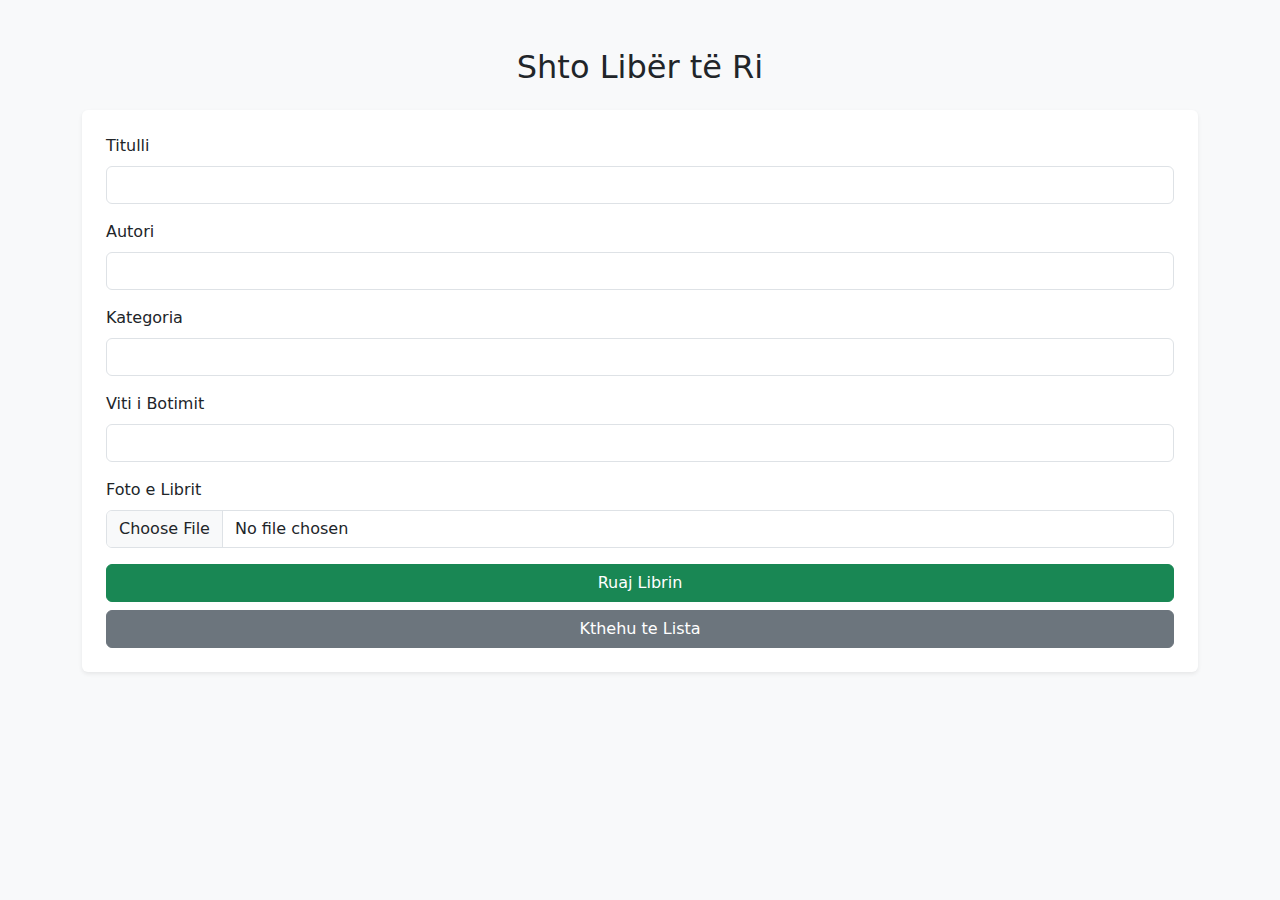
<file: add.html>
<!DOCTYPE html>
<html lang="sq">

<head>
    <meta charset="UTF-8">
    <title>Shto Libër të Ri</title>
    <link href="https://cdn.jsdelivr.net/npm/bootstrap@5.3.3/dist/css/bootstrap.min.css" rel="stylesheet">
</head>

<body class="bg-light">
    <div class="container mt-5">
        <h2 class="text-center mb-4"> Shto Libër të Ri</h2>

        <form id="bookForm" class="p-4 bg-white rounded shadow-sm">
            <div class="mb-3">
                <label class="form-label">Titulli</label>
                <input type="text" id="title" class="form-control" required>
            </div>

            <div class="mb-3">
                <label class="form-label">Autori</label>
                <input type="text" id="author" class="form-control" required>
            </div>

            <div class="mb-3">
                <label class="form-label">Kategoria</label>
                <input type="text" id="category" class="form-control">
            </div>

            <div class="mb-3">
                <label class="form-label">Viti i Botimit</label>
                <input type="number" id="year" class="form-control" min="1500" max="2100">
            </div>

            <div class="mb-3">
                <label class="form-label">Foto e Librit</label>
                <input type="file" id="image" accept="image/*" class="form-control">
            </div>

            <button type="submit" class="btn btn-success w-100">Ruaj Librin</button>
            <a href="index.html" class="btn btn-secondary w-100 mt-2">Kthehu te Lista</a>
        </form>
    </div>

    <script>
        const form = document.getElementById('bookForm');

        form.addEventListener('submit', e => {
            e.preventDefault();

            const file = document.getElementById('image').files[0];
            const newBook = {
                title: document.getElementById('title').value.trim(),
                author: document.getElementById('author').value.trim(),
                category: document.getElementById('category').value.trim(),
                year: document.getElementById('year').value,
                image: ''
            };

            if (file) {
                const reader = new FileReader();
                reader.onload = function (event) {
                    newBook.image = event.target.result;
                    saveBook(newBook);
                };
                reader.readAsDataURL(file);
            } else {
                saveBook(newBook);
            }
        });

        function saveBook(book) {
            let books = JSON.parse(localStorage.getItem('books')) || [];
            books.push(book);
            localStorage.setItem('books', JSON.stringify(books));
            alert("Libri u shtua me sukses!");
            window.location.href = "index.html";
        }
    </script>
</body>

</html>
</file>
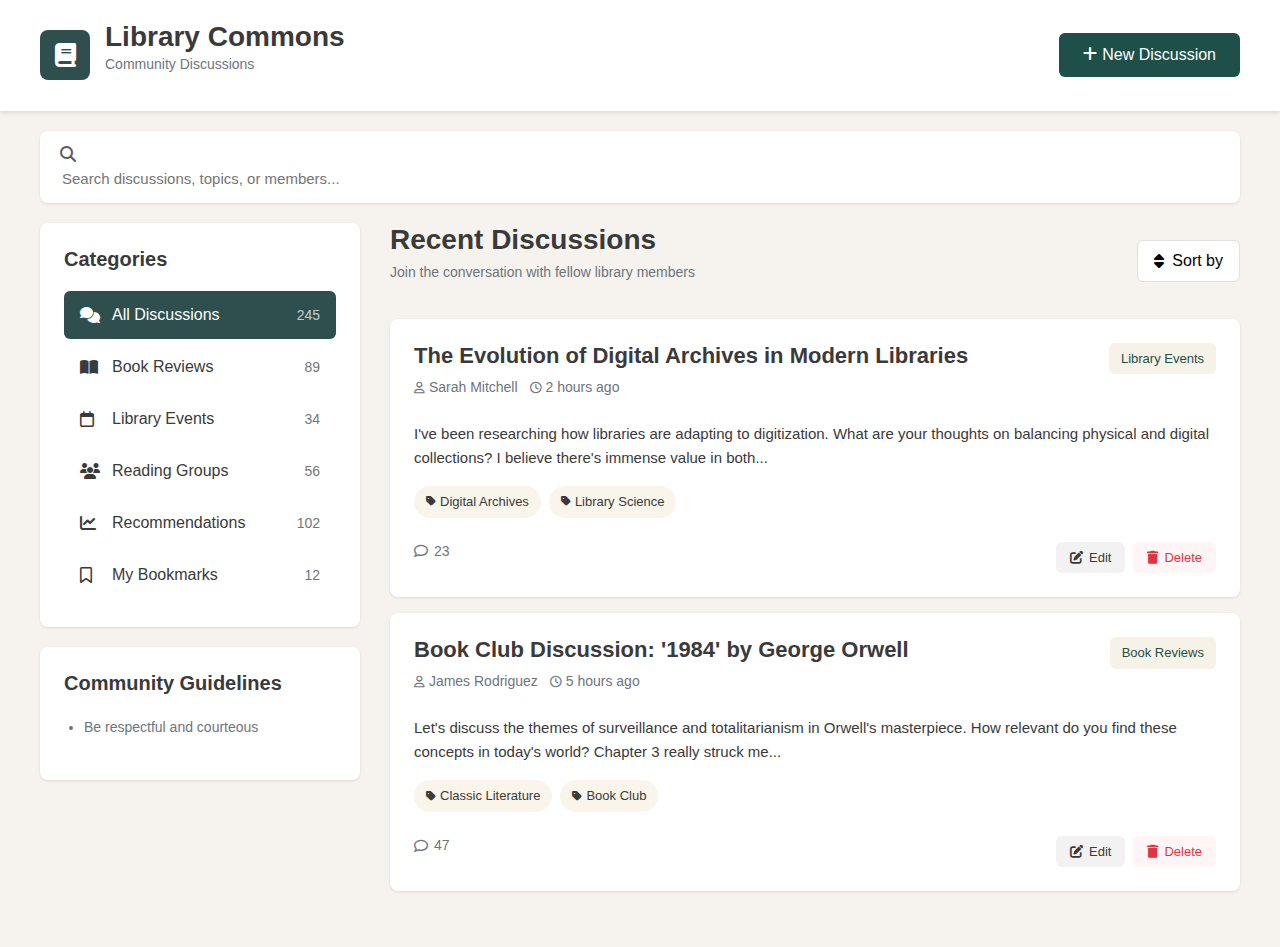
<file: Discussion.html>
<!DOCTYPE html>
<html lang="en">
<head>
    <meta charset="UTF-8">
    <meta name="viewport" content="width=device-width, initial-scale=1.0">
    <title>Library Commons - Community Discussions</title>
    <link href="https://cdnjs.cloudflare.com/ajax/libs/bootstrap/5.3.2/css/bootstrap.min.css" rel="stylesheet">
    <link href="https://cdnjs.cloudflare.com/ajax/libs/font-awesome/6.4.0/css/all.min.css" rel="stylesheet">
    <link rel="stylesheet" href="css/disscusion.css">
</head>
<body>
    <!-- Header -->
    <div class="header">
        <div class="d-flex justify-content-between align-items-center">
            <div class="logo-container">
                <div class="logo">
                    <i class="fas fa-book"></i>
                </div>
                <div>
                    <h1 class="site-title">Library Commons</h1>
                    <p class="site-subtitle">Community Discussions</p>
                </div>
            </div>
            <button class="btn-new-discussion" onclick="openModal()">
                <i class="fas fa-plus"></i> New Discussion
            </button>
        </div>
    </div>

    <!-- Search Box -->
    <div class="search-box">
        <i class="fas fa-search text-muted"></i>
        <input type="text" placeholder="Search discussions, topics, or members...">
    </div>

    <!-- Main Container -->
    <div class="main-container">
        <!-- Sidebar -->
        <aside class="sidebar">
            <div class="sidebar-card">
                <h3>Categories</h3>
                <a href="#" class="category-item active">
                    <i class="fas fa-comments"></i>
                    <span class="category-name">All Discussions</span>
                    <span class="category-count">245</span>
                </a>
                <a href="#" class="category-item">
                    <i class="fas fa-book-open"></i>
                    <span class="category-name">Book Reviews</span>
                    <span class="category-count">89</span>
                </a>
                <a href="#" class="category-item">
                    <i class="far fa-calendar"></i>
                    <span class="category-name">Library Events</span>
                    <span class="category-count">34</span>
                </a>
                <a href="#" class="category-item">
                    <i class="fas fa-users"></i>
                    <span class="category-name">Reading Groups</span>
                    <span class="category-count">56</span>
                </a>
                <a href="#" class="category-item">
                    <i class="fas fa-chart-line"></i>
                    <span class="category-name">Recommendations</span>
                    <span class="category-count">102</span>
                </a>
                <a href="#" class="category-item">
                    <i class="far fa-bookmark"></i>
                    <span class="category-name">My Bookmarks</span>
                    <span class="category-count">12</span>
                </a>
            </div>

            <div class="sidebar-card">
                <h3>Community Guidelines</h3>
                <ul class="guidelines-list">
                    <li>Be respectful and courteous</li>
                </ul>
            </div>
        </aside>

        <!-- Content Area -->
        <main class="content-area">
            <div class="content-header">
                <div>
                    <h2>Recent Discussions</h2>
                    <p class="content-subtitle">Join the conversation with fellow library members</p>
                </div>
                <button class="sort-btn">
                    <i class="fas fa-sort"></i>
                    Sort by
                </button>
            </div>

            <!-- Discussion Cards -->
            <div class="discussion-card">
                <div class="discussion-header">
                    <div style="flex: 1;">
                        <h3 class="discussion-title">The Evolution of Digital Archives in Modern Libraries</h3>
                        <div class="discussion-meta">
                            <span><i class="far fa-user"></i> Sarah Mitchell</span>
                            <span><i class="far fa-clock"></i> 2 hours ago</span>
                        </div>
                    </div>
                    <span class="category-badge">Library Events</span>
                </div>
                <p class="discussion-content">
                    I've been researching how libraries are adapting to digitization. What are your thoughts on balancing physical and digital collections? I believe there's immense value in both...
                </p>
                <div class="discussion-tags">
                    <span class="tag"><i class="fas fa-tag"></i> Digital Archives</span>
                    <span class="tag"><i class="fas fa-tag"></i> Library Science</span>
                </div>
                <div style="display: flex; justify-content: space-between; align-items: center;">
                    <div class="comment-count">
                        <i class="far fa-comment"></i> 23
                    </div>
                    <div class="discussion-actions">
                        <button class="btn-edit" onclick="openModal()">
                            <i class="fas fa-edit"></i> Edit
                        </button>
                        <button class="btn-delete" onclick="openDeleteModal()">
                            <i class="fas fa-trash"></i> Delete
                        </button>
                    </div>
                </div>
            </div>

            <div class="discussion-card">
                <div class="discussion-header">
                    <div style="flex: 1;">
                        <h3 class="discussion-title">Book Club Discussion: '1984' by George Orwell</h3>
                        <div class="discussion-meta">
                            <span><i class="far fa-user"></i> James Rodriguez</span>
                            <span><i class="far fa-clock"></i> 5 hours ago</span>
                        </div>
                    </div>
                    <span class="category-badge">Book Reviews</span>
                </div>
                <p class="discussion-content">
                    Let's discuss the themes of surveillance and totalitarianism in Orwell's masterpiece. How relevant do you find these concepts in today's world? Chapter 3 really struck me...
                </p>
                <div class="discussion-tags">
                    <span class="tag"><i class="fas fa-tag"></i> Classic Literature</span>
                    <span class="tag"><i class="fas fa-tag"></i> Book Club</span>
                </div>
                <div style="display: flex; justify-content: space-between; align-items: center;">
                    <div class="comment-count">
                        <i class="far fa-comment"></i> 47
                    </div>
                    <div class="discussion-actions">
                        <button class="btn-edit" onclick="openModal()">
                            <i class="fas fa-edit"></i> Edit
                        </button>
                        <button class="btn-delete" onclick="openDeleteModal()">
                            <i class="fas fa-trash"></i> Delete
                        </button>
                    </div>
                </div>
            </div>
        </main>
    </div>

    <!-- Modal for New/Edit Discussion -->
    <div id="discussionModal" class="modal">
        <div class="modal-dialog">
            <div class="modal-header">
                <h3>New Discussion</h3>
                <button class="modal-close" onclick="closeModal()">&times;</button>
            </div>
            <div class="modal-body">
                <form>
                    <div class="form-group">
                        <label class="form-label">Discussion Title *</label>
                        <input type="text" class="form-control" placeholder="Enter a descriptive title for your discussion">
                    </div>

                    <div class="form-group">
                        <label class="form-label">Category *</label>
                        <select class="form-select">
                            <option value="">Select a category</option>
                            <option value="book-reviews">Book Reviews</option>
                            <option value="library-events">Library Events</option>
                            <option value="reading-groups">Reading Groups</option>
                            <option value="recommendations">Recommendations</option>
                        </select>
                    </div>

                    <div class="form-group">
                        <label class="form-label">Description *</label>
                        <textarea class="form-control" placeholder="Share your thoughts, questions, or ideas with the community..."></textarea>
                        <p class="form-hint">Be clear and descriptive to get the best responses</p>
                    </div>

                    <div class="form-group">
                        <label class="form-label">Tags</label>
                        <div class="tag-input-container">
                            <span class="tag-item">
                                Digital Archives
                                <button type="button" class="tag-remove">&times;</button>
                            </span>
                            <span class="tag-item">
                                Library Science
                                <button type="button" class="tag-remove">&times;</button>
                            </span>
                            <input type="text" class="tag-input" placeholder="Add tags...">
                        </div>
                        <p class="form-hint">Press Enter to add tags (max 5)</p>
                    </div>

                    <div class="form-group">
                        <label class="form-label">Visibility</label>
                        <select class="form-select">
                            <option value="public">Public - Everyone can see this discussion</option>
                            <option value="members">Members Only - Only library members can see</option>
                        </select>
                    </div>

                    <div class="form-group">
                        <label class="form-label">Additional Notes</label>
                        <textarea class="form-control" placeholder="Any additional information..."></textarea>
                    </div>

                    <div class="form-group">
                        <label class="form-label">Author Name</label>
                        <input type="text" class="form-control" placeholder="Your name">
                    </div>

                    <div class="form-group">
                        <label class="form-label">Email</label>
                        <input type="email" class="form-control" placeholder="your.email@example.com">
                    </div>

                    <div class="form-group">
                        <label class="form-label">Location</label>
                        <input type="text" class="form-control" placeholder="Your location">
                    </div>

                    <div class="form-group">
                        <label class="form-label">Additional Tags</label>
                        <input type="text" class="form-control" placeholder="More tags...">
                    </div>

                    <div class="form-group">
                        <label class="form-label">References</label>
                        <textarea class="form-control" placeholder="Add any references or links..."></textarea>
                    </div>
                </form>
            </div>
            <div class="modal-footer">
                <button type="button" class="btn-modal btn-cancel" onclick="closeModal()">Cancel</button>
                <button type="button" class="btn-modal btn-submit">Post Discussion</button>
            </div>
        </div>
    </div>

    <!-- Delete Confirmation Modal -->
    <div id="deleteModal" class="modal">
        <div class="modal-dialog-small">
            <div class="modal-header">
                <h3>Delete Discussion</h3>
                <button class="modal-close" onclick="closeDeleteModal()">&times;</button>
            </div>
            <div class="delete-modal-body">
                <div class="delete-icon">
                    <i class="fas fa-exclamation-triangle"></i>
                </div>
                <h3>Are you sure?</h3>
                <p>Do you really want to delete this discussion? This action cannot be undone and all comments will be permanently removed.</p>
            </div>
            <div class="modal-footer">
                <button type="button" class="btn-modal btn-cancel" onclick="closeDeleteModal()">Cancel</button>
                <button type="button" class="btn-modal btn-delete-confirm">Delete</button>
            </div>
        </div>
    </div>

<script>
    document.addEventListener('DOMContentLoaded', function() {
        
        const discussionModal = document.getElementById('discussionModal');
        const deleteModal = document.getElementById('deleteModal');
        
        
        window.openModal = function() {
            discussionModal.classList.add('show');
            document.body.classList.add('modal-open');
        };
        
        
        window.closeModal = function() {
            discussionModal.classList.remove('show');
            document.body.classList.remove('modal-open');
        };
        
        
        window.openDeleteModal = function() {
            deleteModal.classList.add('show');
            document.body.classList.add('modal-open');
        };
        
        
        window.closeDeleteModal = function() {
            deleteModal.classList.remove('show');
            document.body.classList.remove('modal-open');
        };
    });
</script>


</body>
</html>
</file>
<file: css/disscusion.css>
:root {
    --primary-color: #2F4F4F;
    --secondary-text: #3A3A3A;
    --main-bg: #F6F3EE;
    --white: #FFFFFF;
    --light-beige: #f9f5eb;
    --beige-wave: #f6f2e7;
    --dark-green: #1e4f48;
    --darker-green: #163f3a;
    --gray-text: #6c757d;
    --light-border: #e0e0e0;
    --white-gray: #f2f2f2;
}

body {
    background-color: var(--main-bg);
    font-family: -apple-system, BlinkMacSystemFont, 'Segoe UI', Roboto, Oxygen, Ubuntu, Cantarell, sans-serif;
}

body.modal-open {
    overflow: hidden;
}

.header {
    background-color: var(--white);
    padding: 20px 40px;
    box-shadow: 0 2px 4px rgba(0,0,0,0.1);
}

.logo-container {
    display: flex;
    align-items: center;
    gap: 15px;
}

.logo {
    width: 50px;
    height: 50px;
    background-color: var(--primary-color);
    border-radius: 8px;
    display: flex;
    align-items: center;
    justify-content: center;
    color: var(--white);
    font-size: 24px;
}

.site-title {
    font-size: 28px;
    font-weight: bold;
    color: var(--secondary-text);
    margin: 0;
}

.site-subtitle {
    color: var(--gray-text);
    font-size: 14px;
}

.btn-new-discussion {
    background-color: var(--dark-green);
    color: var(--white);
    border: none;
    padding: 10px 24px;
    border-radius: 6px;
    font-weight: 500;
}

.btn-new-discussion:hover {
    background-color: var(--darker-green);
    color: var(--white);
}

.search-box {
    background-color: var(--white);
    margin: 20px 40px;
    padding: 12px 20px;
    border-radius: 8px;
    box-shadow: 0 1px 3px rgba(0,0,0,0.1);
}

.search-box input {
    border: none;
    outline: none;
    width: 100%;
    font-size: 15px;
}

.main-container {
    padding: 0 40px 40px 40px;
    display: flex;
    gap: 30px;
}

.sidebar {
    width: 320px;
    flex-shrink: 0;
}

.sidebar-card {
    background-color: var(--white);
    border-radius: 8px;
    padding: 24px;
    margin-bottom: 20px;
    box-shadow: 0 1px 3px rgba(0,0,0,0.1);
}

.sidebar-card h3 {
    font-size: 20px;
    font-weight: 600;
    margin-bottom: 20px;
    color: var(--secondary-text);
}

.category-item {
    display: flex;
    align-items: center;
    padding: 12px 16px;
    border-radius: 6px;
    margin-bottom: 4px;
    cursor: pointer;
    transition: background-color 0.2s;
    text-decoration: none;
    color: var(--secondary-text);
}

.category-item:hover {
    background-color: var(--white-gray);
}

.category-item.active {
    background-color: var(--primary-color);
    color: var(--white);
}

.category-item i {
    margin-right: 12px;
    width: 20px;
}

.category-name {
    flex: 1;
    font-weight: 500;
}

.category-count {
    color: inherit;
    opacity: 0.7;
    font-size: 14px;
}

.content-area {
    flex: 1;
}

.content-header {
    display: flex;
    justify-content: space-between;
    align-items: center;
    margin-bottom: 20px;
}

.content-header h2 {
    font-size: 28px;
    font-weight: 600;
    color: var(--secondary-text);
    margin: 0;
}

.content-subtitle {
    color: var(--gray-text);
    font-size: 14px;
    margin-top: 5px;
}

.sort-btn {
    background-color: var(--white);
    border: 1px solid var(--light-border);
    padding: 8px 16px;
    border-radius: 6px;
    cursor: pointer;
    display: flex;
    align-items: center;
    gap: 8px;
}

.discussion-card {
    background-color: var(--white);
    border-radius: 8px;
    padding: 24px;
    margin-bottom: 16px;
    box-shadow: 0 1px 3px rgba(0,0,0,0.1);
    cursor: pointer;
    transition: box-shadow 0.2s;
}

.discussion-card:hover {
    box-shadow: 0 4px 8px rgba(0,0,0,0.15);
}

.discussion-header {
    display: flex;
    justify-content: space-between;
    align-items: flex-start;
    margin-bottom: 12px;
}

.discussion-title {
    font-size: 22px;
    font-weight: 600;
    color: var(--secondary-text);
    margin: 0 0 8px 0;
}

.discussion-meta {
    display: flex;
    align-items: center;
    gap: 12px;
    color: var(--gray-text);
    font-size: 14px;
    margin-bottom: 12px;
}

.discussion-meta i {
    font-size: 12px;
}

.discussion-content {
    color: var(--secondary-text);
    font-size: 15px;
    line-height: 1.6;
    margin-bottom: 16px;
}

.discussion-tags {
    display: flex;
    gap: 8px;
    margin-bottom: 12px;
}

.tag {
    background-color: var(--light-beige);
    padding: 6px 12px;
    border-radius: 16px;
    font-size: 13px;
    color: var(--secondary-text);
    display: inline-flex;
    align-items: center;
    gap: 4px;
}

.tag i {
    font-size: 11px;
}

.category-badge {
    background-color: var(--beige-wave);
    padding: 6px 12px;
    border-radius: 6px;
    font-size: 13px;
    color: var(--dark-green);
    font-weight: 500;
}

.comment-count {
    display: flex;
    align-items: center;
    gap: 6px;
    color: var(--gray-text);
    font-size: 14px;
}

.discussion-actions {
    display: flex;
    gap: 8px;
    margin-top: 12px;
}

.btn-edit, .btn-delete {
    padding: 6px 14px;
    border-radius: 6px;
    font-size: 13px;
    font-weight: 500;
    cursor: pointer;
    border: none;
    display: inline-flex;
    align-items: center;
    gap: 6px;
    transition: all 0.2s;
}

.btn-edit {
    background-color: var(--white-gray);
    color: var(--secondary-text);
}

.btn-edit:hover {
    background-color: var(--light-border);
}

.btn-delete {
    background-color: #fff5f5;
    color: #dc3545;
}

.btn-delete:hover {
    background-color: #ffe0e0;
}

.guidelines-list {
    color: var(--gray-text);
    font-size: 14px;
    line-height: 1.8;
    padding-left: 20px;
}

/* Modal Styles */

.modal {
    display: none;
    position: fixed;
    z-index: 1000;
    left: 0;
    top: 0;
    width: 100%;
    height: 100%;
    background-color: rgba(0, 0, 0, 0.5);
    animation: fadeIn 0.3s;
    overflow-y: auto;
    overflow-x: hidden;
}

.modal.show {
    display: block;
}

@keyframes fadeIn {
    from { opacity: 0; }
    to { opacity: 1; }
}

.modal-dialog {
    background-color: var(--white);
    border-radius: 12px;
    width: 90%;
    max-width: 700px;
    animation: slideDown 0.3s;
    box-shadow: 0 10px 40px rgba(0, 0, 0, 0.3);
    position: relative;
    margin: 50px auto;
    z-index: 10001;
}

@keyframes slideDown {
    from {
        transform: translateY(-50px);
        opacity: 0;
    }
    to {
        transform: translateY(0);
        opacity: 1;
    }
}

.modal-header {
    padding: 24px;
    background-color: var(--dark-green);
    display: flex;
    justify-content: space-between;
    align-items: center;
    border-radius: 12px 12px 0 0;
    flex-shrink: 0;
}

.modal-header h3 {
    margin: 0;
    font-size: 24px;
    font-weight: 600;
    color: var(--white);
}

.modal-close {
    background: transparent;
    border: 2px solid var(--white);
    font-size: 24px;
    color: var(--white);
    cursor: pointer;
    padding: 0;
    width: 36px;
    height: 36px;
    display: flex;
    align-items: center;
    justify-content: center;
    border-radius: 50%;
    transition: all 0.2s;
    font-weight: bold;
    position: relative;
    z-index: 10001; 
}

.modal-close:hover {
    background-color: var(--white);
    color: var(--dark-green);
}

.modal-body {
    padding: 24px;
}

/* Custom Scrollbar for Modal Body */
.modal-body::-webkit-scrollbar {
    width: 8px;
}

.modal-body::-webkit-scrollbar-track {
    background: transparent;
}

.modal-body::-webkit-scrollbar-thumb {
    background: var(--light-border);
    border-radius: 4px;
}

.modal-body::-webkit-scrollbar-thumb:hover {
    background: var(--gray-text);
}

.modal-footer {
    padding: 24px;
    border-top: 1px solid var(--light-border);
    background-color: var(--white);
    display: flex;
    justify-content: flex-end;
    gap: 12px;
    border-radius: 0 0 12px 12px;
    flex-shrink: 0; 
}

/* Delete Modal Styles */
.modal-dialog-small {
    background-color: var(--white);
    border-radius: 12px;
    width: 90%;
    max-width: 450px;
    animation: slideDown 0.3s;
    box-shadow: 0 10px 40px rgba(0, 0, 0, 0.3);
    position: relative;
    margin: 50px auto;
    z-index: 10001;
}

.delete-modal-body {
    padding: 32px 24px;
    text-align: center;
}


.delete-modal-body::-webkit-scrollbar {
    width: 8px;
}

.delete-modal-body::-webkit-scrollbar-track {
    background: transparent;
}

.delete-modal-body::-webkit-scrollbar-thumb {
    background: var(--light-border);
    border-radius: 4px;
}

.delete-modal-body::-webkit-scrollbar-thumb:hover {
    background: var(--gray-text);
}

.form-group {
    margin-bottom: 20px;
}

.form-label {
    display: block;
    margin-bottom: 8px;
    font-weight: 600;
    color: var(--secondary-text);
    font-size: 14px;
}

.form-control {
    width: 100%;
    padding: 12px 16px;
    border: 1px solid var(--light-border);
    border-radius: 6px;
    font-size: 15px;
    color: var(--secondary-text);
    transition: border-color 0.2s;
    background-color: var(--white);
}

.form-control:focus {
    outline: none;
    border-color: var(--dark-green);
}

textarea.form-control {
    min-height: 150px;
    resize: vertical;
    font-family: inherit;
}

.form-select {
    width: 100%;
    padding: 12px 16px;
    border: 1px solid var(--light-border);
    border-radius: 6px;
    font-size: 15px;
    color: var(--secondary-text);
    background-color: var(--white);
    cursor: pointer;
    transition: border-color 0.2s;
}

.form-select:focus {
    outline: none;
    border-color: var(--dark-green);
}

.tag-input-container {
    display: flex;
    flex-wrap: wrap;
    gap: 8px;
    padding: 8px;
    border: 1px solid var(--light-border);
    border-radius: 6px;
    min-height: 48px;
    background-color: var(--white);
    transition: border-color 0.2s;
}

.tag-input-container:focus-within {
    border-color: var(--dark-green);
}

.tag-item {
    background-color: var(--light-beige);
    padding: 6px 12px;
    border-radius: 16px;
    font-size: 13px;
    color: var(--secondary-text);
    display: inline-flex;
    align-items: center;
    gap: 6px;
}

.tag-remove {
    background: none;
    border: none;
    color: var(--gray-text);
    cursor: pointer;
    padding: 0;
    font-size: 16px;
    line-height: 1;
    transition: color 0.2s;
}

.tag-remove:hover {
    color: var(--secondary-text);
}

.tag-input {
    border: none;
    outline: none;
    flex: 1;
    min-width: 120px;
    padding: 8px;
    font-size: 15px;
}

.modal-footer {
    padding: 24px;
    border-top: 1px solid var(--light-border);
    background-color: var(--white);
    display: flex;
    justify-content: flex-end;
    gap: 12px;
    border-radius: 0 0 12px 12px;
    flex-shrink: 0;
}

.btn-modal {
    padding: 10px 24px;
    border-radius: 6px;
    font-size: 15px;
    font-weight: 500;
    cursor: pointer;
    border: none;
    transition: all 0.2s;
}

.btn-cancel {
    background-color: var(--white-gray);
    color: var(--secondary-text);
}

.btn-cancel:hover {
    background-color: var(--light-border);
}

.btn-submit {
    background-color: var(--dark-green);
    color: var(--white);
}

.btn-submit:hover {
    background-color: var(--darker-green);
}

.form-hint {
    font-size: 13px;
    color: var(--gray-text);
    margin-top: 6px;
}

/* Delete Modal Styles */
.modal-dialog-small {
    background-color: var(--white);
    border-radius: 12px;
    width: 90%;
    max-width: 450px;
    max-height: 80vh;
    display: flex;
    flex-direction: column;
    animation: slideDown 0.3s;
    box-shadow: 0 10px 40px rgba(0, 0, 0, 0.3);
    position: relative;
}

.delete-modal-body {
    padding: 32px 24px;
    text-align: center;
    overflow-y: auto;
    overflow-x: hidden;
    flex: 1 1 auto;
    min-height: 0;
}

/* Custom Scrollbar for Delete Modal Body */
.delete-modal-body::-webkit-scrollbar {
    width: 8px;
}

.delete-modal-body::-webkit-scrollbar-track {
    background: transparent;
}

.delete-modal-body::-webkit-scrollbar-thumb {
    background: var(--light-border);
    border-radius: 4px;
}

.delete-modal-body::-webkit-scrollbar-thumb:hover {
    background: var(--gray-text);
}

.delete-icon {
    width: 64px;
    height: 64px;
    background-color: #fff5f5;
    border-radius: 50%;
    display: flex;
    align-items: center;
    justify-content: center;
    margin: 0 auto 20px;
}

.delete-icon i {
    font-size: 32px;
    color: #dc3545;
}

.delete-modal-body h3 {
    font-size: 22px;
    font-weight: 600;
    color: var(--secondary-text);
    margin-bottom: 12px;
}

.delete-modal-body p {
    font-size: 15px;
    color: var(--gray-text);
    line-height: 1.6;
    margin-bottom: 0;
}

.btn-delete-confirm {
    background-color: #dc3545;
    color: var(--white);
}

.btn-delete-confirm:hover {
    background-color: #c82333;
}

/* Override Bootstrap modal styles */
.modal {
    display: none !important;
    position: fixed !important;
    z-index: 1000 !important;
    left: 0 !important;
    top: 0 !important;
    width: 100% !important;
    height: 100% !important;
    background-color: rgba(0, 0, 0, 0.5) !important;
    overflow-y: auto !important;
    overflow-x: hidden !important;
}

.modal.show {
    display: block !important;
}

.modal-dialog {
    pointer-events: auto !important;
}

.modal-header, .modal-body, .modal-footer {
    pointer-events: auto !important;
}
</file>
